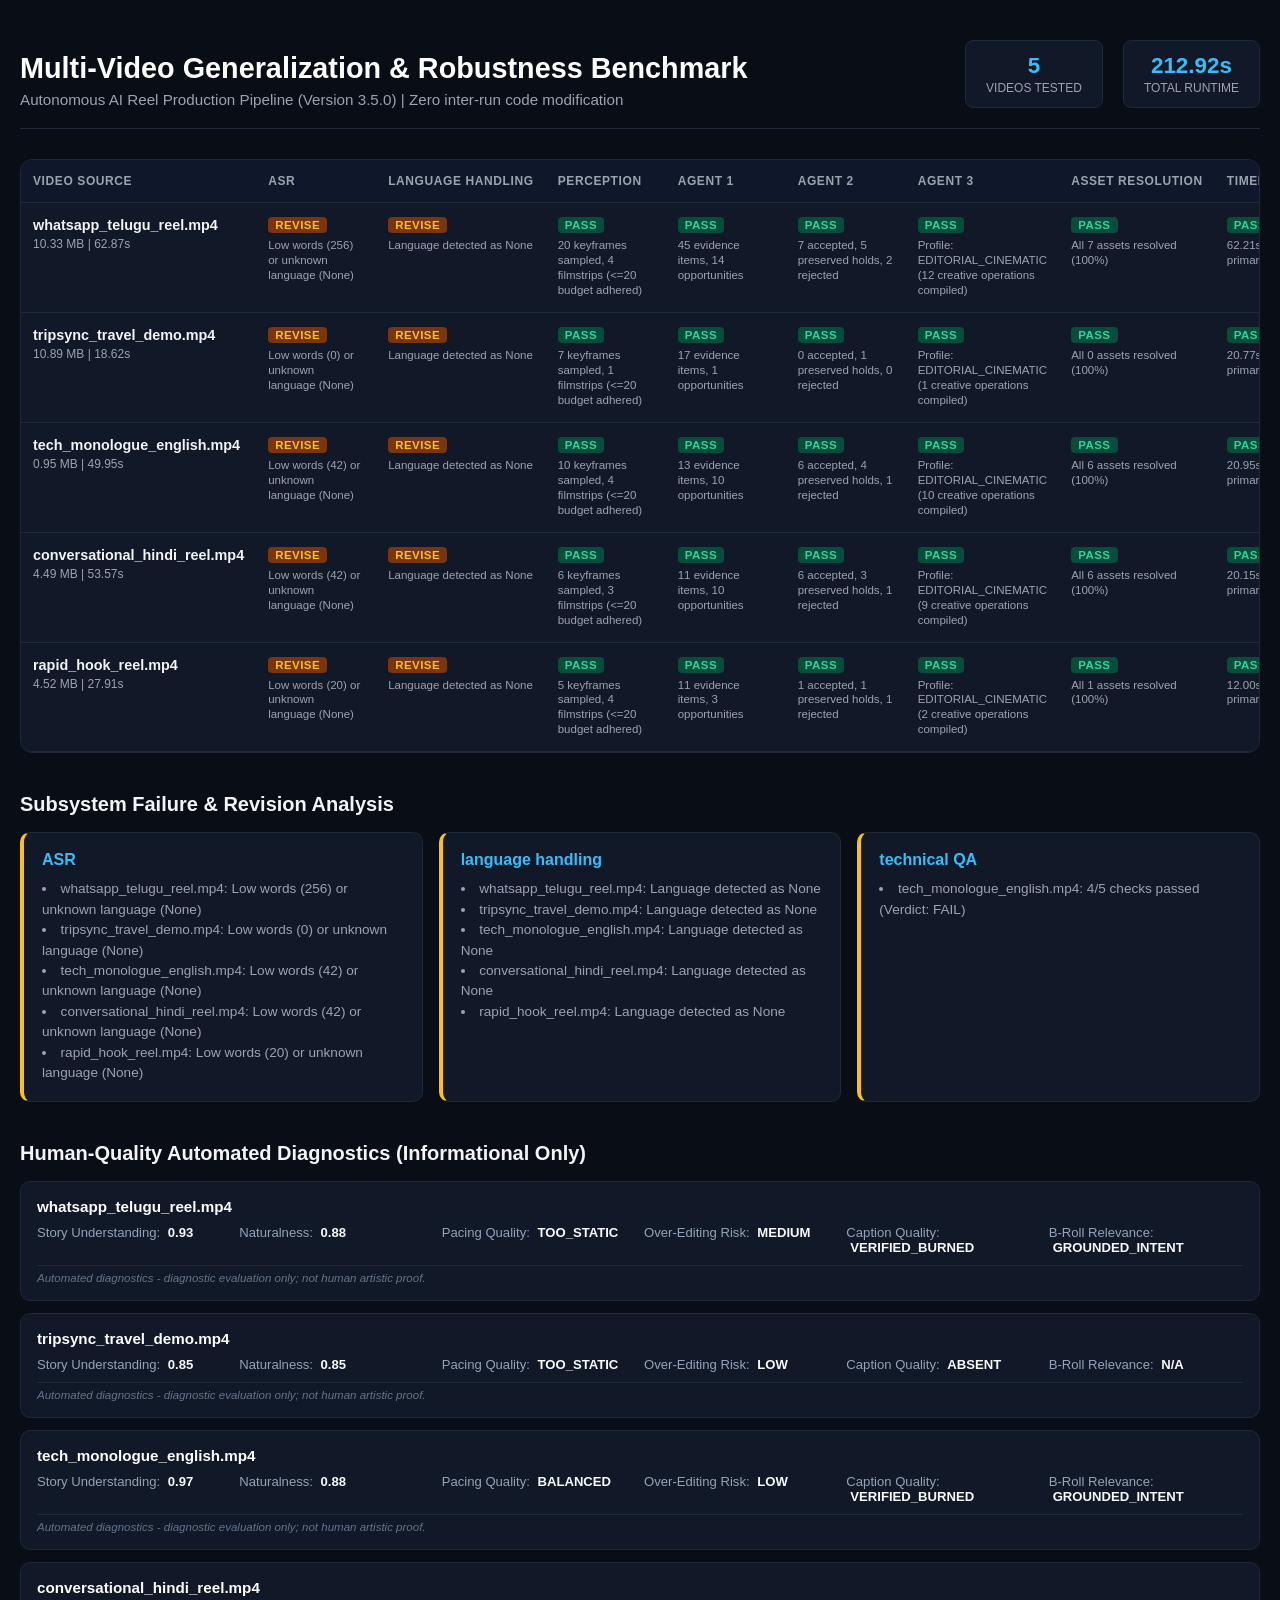
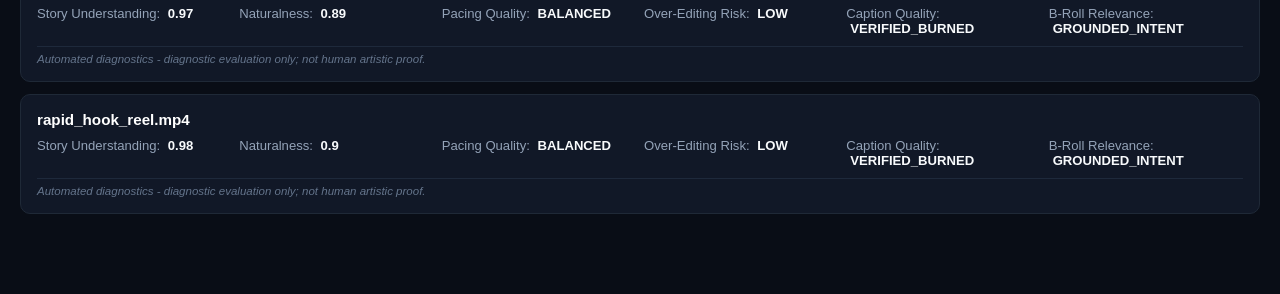
<file: reel-editor/multi_video_regression_report.html>
<!DOCTYPE html>
<html lang="en">
<head>
    <meta charset="UTF-8">
    <meta name="viewport" content="width=device-width, initial-scale=1.0">
    <title>Production Multi-Video Regression Matrix</title>
    <style>
        :root {
            --bg: #090d16;
            --surface: #111827;
            --surface-border: #1f2937;
            --text: #f3f4f6;
            --text-muted: #9ca3af;
            --pass-bg: #064e3b;
            --pass-text: #34d399;
            --fail-bg: #7f1d1d;
            --fail-text: #f87171;
            --revise-bg: #78350f;
            --revise-text: #fbbf24;
            --unresolved-bg: #374151;
            --unresolved-text: #9ca3af;
            --accent: #38bdf8;
        }
        * { box-sizing: border-box; margin: 0; padding: 0; font-family: -apple-system, BlinkMacSystemFont, "Segoe UI", Roboto, sans-serif; }
        body { background: var(--bg); color: var(--text); padding: 40px 20px; }
        .container { max-width: 1500px; margin: 0 auto; }
        header { margin-bottom: 30px; border-bottom: 1px solid var(--surface-border); padding-bottom: 20px; display: flex; justify-content: space-between; align-items: flex-end; }
        h1 { font-size: 1.8rem; font-weight: 800; color: #fff; }
        .subtitle { color: var(--text-muted); font-size: 0.95rem; margin-top: 6px; }
        .kpi-bar { display: flex; gap: 20px; }
        .kpi { background: var(--surface); border: 1px solid var(--surface-border); padding: 12px 20px; border-radius: 8px; text-align: center; }
        .kpi-num { font-size: 1.4rem; font-weight: 700; color: var(--accent); }
        .kpi-lbl { font-size: 0.75rem; text-transform: uppercase; color: var(--text-muted); margin-top: 2px; }

        .table-wrap { overflow-x: auto; background: var(--surface); border: 1px solid var(--surface-border); border-radius: 12px; margin-bottom: 40px; }
        table { width: 100%; border-collapse: collapse; text-align: left; font-size: 0.85rem; }
        th, td { padding: 14px 12px; border-bottom: 1px solid var(--surface-border); vertical-align: top; }
        th { background: #0f172a; color: var(--text-muted); font-weight: 600; text-transform: uppercase; letter-spacing: 0.05em; font-size: 0.75rem; white-space: nowrap; }
        .video-cell { font-size: 0.9rem; min-width: 180px; position: sticky; left: 0; background: var(--surface); }
        .video-cell .meta { color: var(--text-muted); font-size: 0.75rem; margin-top: 4px; }
        .cell-status { min-width: 120px; }
        .cell-note { font-size: 0.72rem; color: var(--text-muted); margin-top: 5px; line-height: 1.3; }
        .badge { display: inline-block; padding: 2px 7px; border-radius: 4px; font-weight: 700; font-size: 0.72rem; letter-spacing: 0.04em; }
        .badge-pass { background: var(--pass-bg); color: var(--pass-text); }
        .badge-fail { background: var(--fail-bg); color: var(--fail-text); }
        .badge-revise { background: var(--revise-bg); color: var(--revise-text); }
        .badge-unresolved { background: var(--unresolved-bg); color: var(--unresolved-text); }

        h2 { font-size: 1.25rem; font-weight: 700; margin-bottom: 16px; }
        .section { margin-bottom: 40px; }
        .cards-grid { display: grid; grid-template-columns: repeat(auto-fit, minmax(320px, 1fr)); gap: 16px; }
        .card { background: var(--surface); border: 1px solid var(--surface-border); border-radius: 10px; padding: 18px; }
        .card.warning { border-left: 4px solid var(--revise-text); }
        .card.success { border-left: 4px solid var(--pass-text); }
        .card h3 { font-size: 1rem; margin-bottom: 10px; color: var(--accent); }
        .card ul { list-style-position: inside; color: var(--text-muted); font-size: 0.85rem; line-height: 1.5; }

        .hq-card { background: var(--surface); border: 1px solid var(--surface-border); border-radius: 10px; padding: 16px; margin-bottom: 12px; }
        .hq-card h4 { font-size: 0.95rem; margin-bottom: 10px; color: #fff; }
        .hq-grid { display: grid; grid-template-columns: repeat(auto-fit, minmax(180px, 1fr)); gap: 8px; font-size: 0.82rem; color: var(--text-muted); }
        .hq-grid span { color: #94a3b8; }
        .hq-grid strong { color: #f8fafc; font-weight: 600; margin-left: 4px; }
        .hq-disclaimer { font-size: 0.72rem; color: #64748b; font-style: italic; margin-top: 10px; border-top: 1px solid #1e293b; padding-top: 6px; }
    </style>
</head>
<body>
    <div class="container">
        <header>
            <div>
                <h1>Multi-Video Generalization & Robustness Benchmark</h1>
                <div class="subtitle">Autonomous AI Reel Production Pipeline (Version 3.5.0) | Zero inter-run code modification</div>
            </div>
            <div class="kpi-bar">
                <div class="kpi">
                    <div class="kpi-num">5</div>
                    <div class="kpi-lbl">Videos Tested</div>
                </div>
                <div class="kpi">
                    <div class="kpi-num">212.92s</div>
                    <div class="kpi-lbl">Total Runtime</div>
                </div>
            </div>
        </header>

        <div class="table-wrap">
            <table>
                <thead>
                    <tr>
                        <th>Video Source</th>
                        <th>ASR</th><th>language handling</th><th>perception</th><th>Agent 1</th><th>Agent 2</th><th>Agent 3</th><th>asset resolution</th><th>Timeline IR</th><th>rendering</th><th>technical QA</th><th>editorial QA</th><th>runtime</th>
                    </tr>
                </thead>
                <tbody>
                    
        <tr>
            <td class="video-cell">
                <strong>whatsapp_telugu_reel.mp4</strong>
                <div class="meta">10.33 MB | 62.87s</div>
            </td>
            
            <td class="cell-status">
                <span class="badge badge-revise">REVISE</span>
                <div class="cell-note">Low words (256) or unknown language (None)</div>
            </td>
            
            <td class="cell-status">
                <span class="badge badge-revise">REVISE</span>
                <div class="cell-note">Language detected as None</div>
            </td>
            
            <td class="cell-status">
                <span class="badge badge-pass">PASS</span>
                <div class="cell-note">20 keyframes sampled, 4 filmstrips (<=20 budget adhered)</div>
            </td>
            
            <td class="cell-status">
                <span class="badge badge-pass">PASS</span>
                <div class="cell-note">45 evidence items, 14 opportunities</div>
            </td>
            
            <td class="cell-status">
                <span class="badge badge-pass">PASS</span>
                <div class="cell-note">7 accepted, 5 preserved holds, 2 rejected</div>
            </td>
            
            <td class="cell-status">
                <span class="badge badge-pass">PASS</span>
                <div class="cell-note">Profile: EDITORIAL_CINEMATIC (12 creative operations compiled)</div>
            </td>
            
            <td class="cell-status">
                <span class="badge badge-pass">PASS</span>
                <div class="cell-note">All 7 assets resolved (100%)</div>
            </td>
            
            <td class="cell-status">
                <span class="badge badge-pass">PASS</span>
                <div class="cell-note">62.21s timeline, 7 primary clips</div>
            </td>
            
            <td class="cell-status">
                <span class="badge badge-pass">PASS</span>
                <div class="cell-note">MP4 rendered (12.03 MB)</div>
            </td>
            
            <td class="cell-status">
                <span class="badge badge-pass">PASS</span>
                <div class="cell-note">6/6 forensic checks passed</div>
            </td>
            
            <td class="cell-status">
                <span class="badge badge-pass">PASS</span>
                <div class="cell-note">Pacing: TOO_STATIC, Story: 0.93, Nat: 0.88</div>
            </td>
            
            <td class="cell-status">
                <span class="badge badge-pass">PASS</span>
                <div class="cell-note">62.9s (0.95x realtime)</div>
            </td>
            
        </tr>
        
        <tr>
            <td class="video-cell">
                <strong>tripsync_travel_demo.mp4</strong>
                <div class="meta">10.89 MB | 18.62s</div>
            </td>
            
            <td class="cell-status">
                <span class="badge badge-revise">REVISE</span>
                <div class="cell-note">Low words (0) or unknown language (None)</div>
            </td>
            
            <td class="cell-status">
                <span class="badge badge-revise">REVISE</span>
                <div class="cell-note">Language detected as None</div>
            </td>
            
            <td class="cell-status">
                <span class="badge badge-pass">PASS</span>
                <div class="cell-note">7 keyframes sampled, 1 filmstrips (<=20 budget adhered)</div>
            </td>
            
            <td class="cell-status">
                <span class="badge badge-pass">PASS</span>
                <div class="cell-note">17 evidence items, 1 opportunities</div>
            </td>
            
            <td class="cell-status">
                <span class="badge badge-pass">PASS</span>
                <div class="cell-note">0 accepted, 1 preserved holds, 0 rejected</div>
            </td>
            
            <td class="cell-status">
                <span class="badge badge-pass">PASS</span>
                <div class="cell-note">Profile: EDITORIAL_CINEMATIC (1 creative operations compiled)</div>
            </td>
            
            <td class="cell-status">
                <span class="badge badge-pass">PASS</span>
                <div class="cell-note">All 0 assets resolved (100%)</div>
            </td>
            
            <td class="cell-status">
                <span class="badge badge-pass">PASS</span>
                <div class="cell-note">20.77s timeline, 1 primary clips</div>
            </td>
            
            <td class="cell-status">
                <span class="badge badge-pass">PASS</span>
                <div class="cell-note">MP4 rendered (16.76 MB)</div>
            </td>
            
            <td class="cell-status">
                <span class="badge badge-pass">PASS</span>
                <div class="cell-note">1/1 forensic checks passed</div>
            </td>
            
            <td class="cell-status">
                <span class="badge badge-pass">PASS</span>
                <div class="cell-note">Pacing: TOO_STATIC, Story: 0.85, Nat: 0.85</div>
            </td>
            
            <td class="cell-status">
                <span class="badge badge-pass">PASS</span>
                <div class="cell-note">18.6s (0.9x realtime)</div>
            </td>
            
        </tr>
        
        <tr>
            <td class="video-cell">
                <strong>tech_monologue_english.mp4</strong>
                <div class="meta">0.95 MB | 49.95s</div>
            </td>
            
            <td class="cell-status">
                <span class="badge badge-revise">REVISE</span>
                <div class="cell-note">Low words (42) or unknown language (None)</div>
            </td>
            
            <td class="cell-status">
                <span class="badge badge-revise">REVISE</span>
                <div class="cell-note">Language detected as None</div>
            </td>
            
            <td class="cell-status">
                <span class="badge badge-pass">PASS</span>
                <div class="cell-note">10 keyframes sampled, 4 filmstrips (<=20 budget adhered)</div>
            </td>
            
            <td class="cell-status">
                <span class="badge badge-pass">PASS</span>
                <div class="cell-note">13 evidence items, 10 opportunities</div>
            </td>
            
            <td class="cell-status">
                <span class="badge badge-pass">PASS</span>
                <div class="cell-note">6 accepted, 4 preserved holds, 1 rejected</div>
            </td>
            
            <td class="cell-status">
                <span class="badge badge-pass">PASS</span>
                <div class="cell-note">Profile: EDITORIAL_CINEMATIC (10 creative operations compiled)</div>
            </td>
            
            <td class="cell-status">
                <span class="badge badge-pass">PASS</span>
                <div class="cell-note">All 6 assets resolved (100%)</div>
            </td>
            
            <td class="cell-status">
                <span class="badge badge-pass">PASS</span>
                <div class="cell-note">20.95s timeline, 6 primary clips</div>
            </td>
            
            <td class="cell-status">
                <span class="badge badge-pass">PASS</span>
                <div class="cell-note">MP4 rendered (0.75 MB)</div>
            </td>
            
            <td class="cell-status">
                <span class="badge badge-revise">REVISE</span>
                <div class="cell-note">4/5 checks passed (Verdict: FAIL)</div>
            </td>
            
            <td class="cell-status">
                <span class="badge badge-pass">PASS</span>
                <div class="cell-note">Pacing: BALANCED, Story: 0.97, Nat: 0.88</div>
            </td>
            
            <td class="cell-status">
                <span class="badge badge-pass">PASS</span>
                <div class="cell-note">49.9s (2.14x realtime)</div>
            </td>
            
        </tr>
        
        <tr>
            <td class="video-cell">
                <strong>conversational_hindi_reel.mp4</strong>
                <div class="meta">4.49 MB | 53.57s</div>
            </td>
            
            <td class="cell-status">
                <span class="badge badge-revise">REVISE</span>
                <div class="cell-note">Low words (42) or unknown language (None)</div>
            </td>
            
            <td class="cell-status">
                <span class="badge badge-revise">REVISE</span>
                <div class="cell-note">Language detected as None</div>
            </td>
            
            <td class="cell-status">
                <span class="badge badge-pass">PASS</span>
                <div class="cell-note">6 keyframes sampled, 3 filmstrips (<=20 budget adhered)</div>
            </td>
            
            <td class="cell-status">
                <span class="badge badge-pass">PASS</span>
                <div class="cell-note">11 evidence items, 10 opportunities</div>
            </td>
            
            <td class="cell-status">
                <span class="badge badge-pass">PASS</span>
                <div class="cell-note">6 accepted, 3 preserved holds, 1 rejected</div>
            </td>
            
            <td class="cell-status">
                <span class="badge badge-pass">PASS</span>
                <div class="cell-note">Profile: EDITORIAL_CINEMATIC (9 creative operations compiled)</div>
            </td>
            
            <td class="cell-status">
                <span class="badge badge-pass">PASS</span>
                <div class="cell-note">All 6 assets resolved (100%)</div>
            </td>
            
            <td class="cell-status">
                <span class="badge badge-pass">PASS</span>
                <div class="cell-note">20.15s timeline, 5 primary clips</div>
            </td>
            
            <td class="cell-status">
                <span class="badge badge-pass">PASS</span>
                <div class="cell-note">MP4 rendered (4.74 MB)</div>
            </td>
            
            <td class="cell-status">
                <span class="badge badge-pass">PASS</span>
                <div class="cell-note">7/7 forensic checks passed</div>
            </td>
            
            <td class="cell-status">
                <span class="badge badge-pass">PASS</span>
                <div class="cell-note">Pacing: BALANCED, Story: 0.97, Nat: 0.89</div>
            </td>
            
            <td class="cell-status">
                <span class="badge badge-pass">PASS</span>
                <div class="cell-note">53.5s (2.48x realtime)</div>
            </td>
            
        </tr>
        
        <tr>
            <td class="video-cell">
                <strong>rapid_hook_reel.mp4</strong>
                <div class="meta">4.52 MB | 27.91s</div>
            </td>
            
            <td class="cell-status">
                <span class="badge badge-revise">REVISE</span>
                <div class="cell-note">Low words (20) or unknown language (None)</div>
            </td>
            
            <td class="cell-status">
                <span class="badge badge-revise">REVISE</span>
                <div class="cell-note">Language detected as None</div>
            </td>
            
            <td class="cell-status">
                <span class="badge badge-pass">PASS</span>
                <div class="cell-note">5 keyframes sampled, 4 filmstrips (<=20 budget adhered)</div>
            </td>
            
            <td class="cell-status">
                <span class="badge badge-pass">PASS</span>
                <div class="cell-note">11 evidence items, 3 opportunities</div>
            </td>
            
            <td class="cell-status">
                <span class="badge badge-pass">PASS</span>
                <div class="cell-note">1 accepted, 1 preserved holds, 1 rejected</div>
            </td>
            
            <td class="cell-status">
                <span class="badge badge-pass">PASS</span>
                <div class="cell-note">Profile: EDITORIAL_CINEMATIC (2 creative operations compiled)</div>
            </td>
            
            <td class="cell-status">
                <span class="badge badge-pass">PASS</span>
                <div class="cell-note">All 1 assets resolved (100%)</div>
            </td>
            
            <td class="cell-status">
                <span class="badge badge-pass">PASS</span>
                <div class="cell-note">12.00s timeline, 1 primary clips</div>
            </td>
            
            <td class="cell-status">
                <span class="badge badge-pass">PASS</span>
                <div class="cell-note">MP4 rendered (8.36 MB)</div>
            </td>
            
            <td class="cell-status">
                <span class="badge badge-pass">PASS</span>
                <div class="cell-note">2/2 forensic checks passed</div>
            </td>
            
            <td class="cell-status">
                <span class="badge badge-pass">PASS</span>
                <div class="cell-note">Pacing: BALANCED, Story: 0.98, Nat: 0.90</div>
            </td>
            
            <td class="cell-status">
                <span class="badge badge-pass">PASS</span>
                <div class="cell-note">27.9s (2.32x realtime)</div>
            </td>
            
        </tr>
        
                </tbody>
            </table>
        </div>

        <div class="section">
            <h2>Subsystem Failure & Revision Analysis</h2>
            <div class="cards-grid">
                
            <div class="card warning">
                <h3>ASR</h3>
                <ul><li>whatsapp_telugu_reel.mp4: Low words (256) or unknown language (None)</li><li>tripsync_travel_demo.mp4: Low words (0) or unknown language (None)</li><li>tech_monologue_english.mp4: Low words (42) or unknown language (None)</li><li>conversational_hindi_reel.mp4: Low words (42) or unknown language (None)</li><li>rapid_hook_reel.mp4: Low words (20) or unknown language (None)</li></ul>
            </div>
            
            <div class="card warning">
                <h3>language handling</h3>
                <ul><li>whatsapp_telugu_reel.mp4: Language detected as None</li><li>tripsync_travel_demo.mp4: Language detected as None</li><li>tech_monologue_english.mp4: Language detected as None</li><li>conversational_hindi_reel.mp4: Language detected as None</li><li>rapid_hook_reel.mp4: Language detected as None</li></ul>
            </div>
            
            <div class="card warning">
                <h3>technical QA</h3>
                <ul><li>tech_monologue_english.mp4: 4/5 checks passed (Verdict: FAIL)</li></ul>
            </div>
            
            </div>
        </div>

        <div class="section">
            <h2>Human-Quality Automated Diagnostics (Informational Only)</h2>
            
            <div class="hq-card">
                <h4>whatsapp_telugu_reel.mp4</h4>
                <div class="hq-grid">
                    <div><span>Story Understanding:</span> <strong>0.93</strong></div>
                    <div><span>Naturalness:</span> <strong>0.88</strong></div>
                    <div><span>Pacing Quality:</span> <strong>TOO_STATIC</strong></div>
                    <div><span>Over-Editing Risk:</span> <strong>MEDIUM</strong></div>
                    <div><span>Caption Quality:</span> <strong>VERIFIED_BURNED</strong></div>
                    <div><span>B-Roll Relevance:</span> <strong>GROUNDED_INTENT</strong></div>
                </div>
                <div class="hq-disclaimer">Automated diagnostics - diagnostic evaluation only; not human artistic proof.</div>
            </div>
            
            <div class="hq-card">
                <h4>tripsync_travel_demo.mp4</h4>
                <div class="hq-grid">
                    <div><span>Story Understanding:</span> <strong>0.85</strong></div>
                    <div><span>Naturalness:</span> <strong>0.85</strong></div>
                    <div><span>Pacing Quality:</span> <strong>TOO_STATIC</strong></div>
                    <div><span>Over-Editing Risk:</span> <strong>LOW</strong></div>
                    <div><span>Caption Quality:</span> <strong>ABSENT</strong></div>
                    <div><span>B-Roll Relevance:</span> <strong>N/A</strong></div>
                </div>
                <div class="hq-disclaimer">Automated diagnostics - diagnostic evaluation only; not human artistic proof.</div>
            </div>
            
            <div class="hq-card">
                <h4>tech_monologue_english.mp4</h4>
                <div class="hq-grid">
                    <div><span>Story Understanding:</span> <strong>0.97</strong></div>
                    <div><span>Naturalness:</span> <strong>0.88</strong></div>
                    <div><span>Pacing Quality:</span> <strong>BALANCED</strong></div>
                    <div><span>Over-Editing Risk:</span> <strong>LOW</strong></div>
                    <div><span>Caption Quality:</span> <strong>VERIFIED_BURNED</strong></div>
                    <div><span>B-Roll Relevance:</span> <strong>GROUNDED_INTENT</strong></div>
                </div>
                <div class="hq-disclaimer">Automated diagnostics - diagnostic evaluation only; not human artistic proof.</div>
            </div>
            
            <div class="hq-card">
                <h4>conversational_hindi_reel.mp4</h4>
                <div class="hq-grid">
                    <div><span>Story Understanding:</span> <strong>0.97</strong></div>
                    <div><span>Naturalness:</span> <strong>0.89</strong></div>
                    <div><span>Pacing Quality:</span> <strong>BALANCED</strong></div>
                    <div><span>Over-Editing Risk:</span> <strong>LOW</strong></div>
                    <div><span>Caption Quality:</span> <strong>VERIFIED_BURNED</strong></div>
                    <div><span>B-Roll Relevance:</span> <strong>GROUNDED_INTENT</strong></div>
                </div>
                <div class="hq-disclaimer">Automated diagnostics - diagnostic evaluation only; not human artistic proof.</div>
            </div>
            
            <div class="hq-card">
                <h4>rapid_hook_reel.mp4</h4>
                <div class="hq-grid">
                    <div><span>Story Understanding:</span> <strong>0.98</strong></div>
                    <div><span>Naturalness:</span> <strong>0.9</strong></div>
                    <div><span>Pacing Quality:</span> <strong>BALANCED</strong></div>
                    <div><span>Over-Editing Risk:</span> <strong>LOW</strong></div>
                    <div><span>Caption Quality:</span> <strong>VERIFIED_BURNED</strong></div>
                    <div><span>B-Roll Relevance:</span> <strong>GROUNDED_INTENT</strong></div>
                </div>
                <div class="hq-disclaimer">Automated diagnostics - diagnostic evaluation only; not human artistic proof.</div>
            </div>
            
        </div>
    </div>
</body>
</html>
</file>
